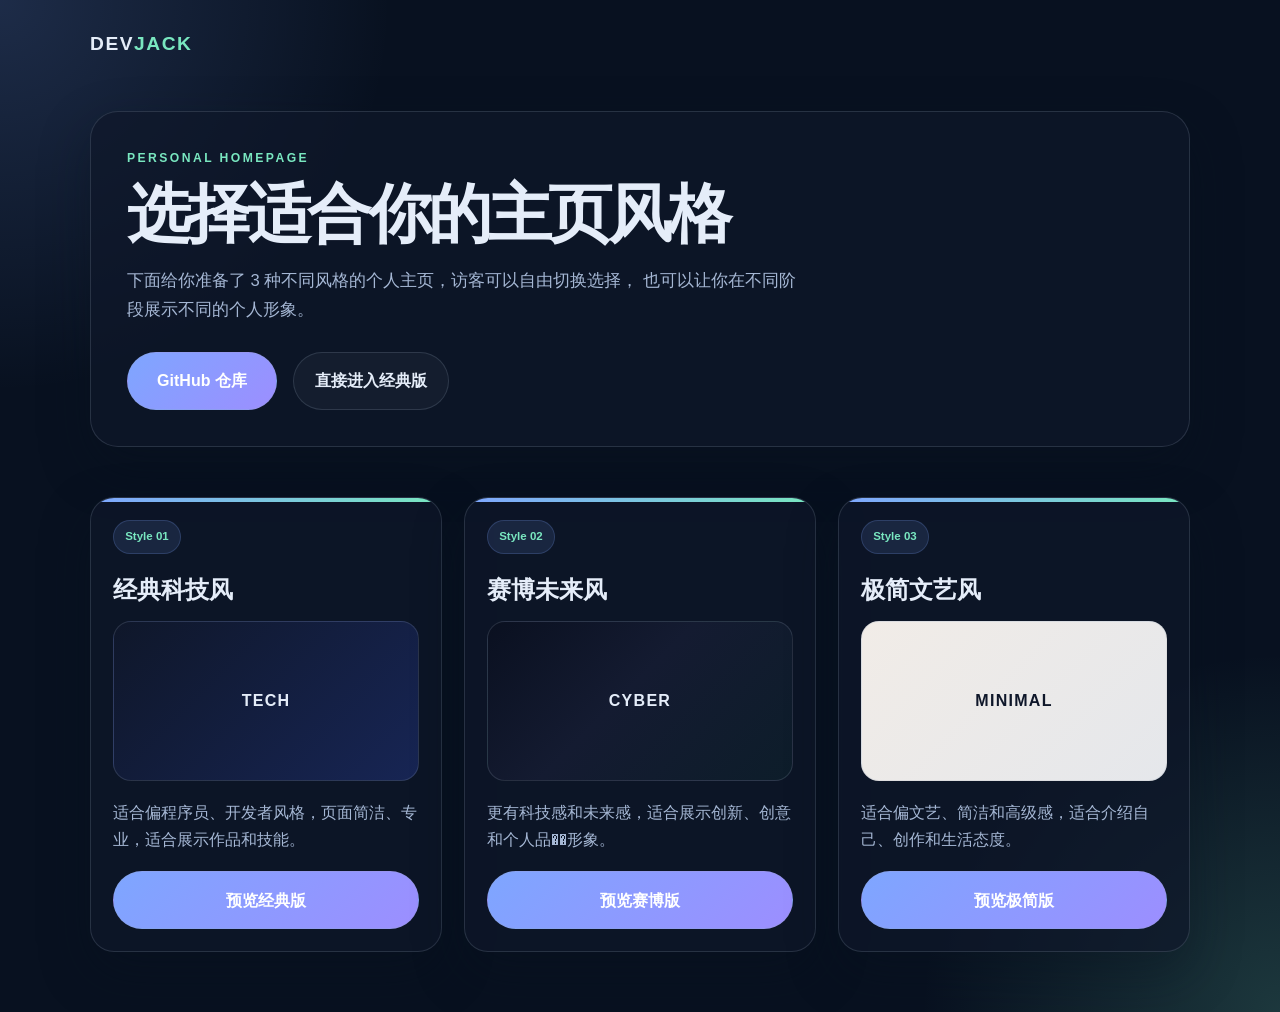
<file: index.html>
<!DOCTYPE html>
<html lang="zh-CN">
  <head>
    <meta charset="UTF-8" />
    <meta name="viewport" content="width=device-width, initial-scale=1.0" />
    <title>Devjack-12345 · 主页风格选择</title>
    <style>
      :root {
        --bg: #081120;
        --panel: rgba(17, 24, 39, 0.8);
        --panel-soft: rgba(15, 23, 42, 0.72);
        --text: #e5edf9;
        --muted: #a5b7d4;
        --primary: #7ea6ff;
        --primary-2: #79e7c0;
        --border: rgba(148, 163, 184, 0.2);
        --shadow: 0 20px 50px rgba(7, 17, 31, 0.4);
      }

      * { box-sizing: border-box; }
      body {
        margin: 0;
        font-family: "Segoe UI", Arial, sans-serif;
        background:
          radial-gradient(circle at top left, rgba(126, 166, 255, 0.18), transparent 24%),
          radial-gradient(circle at bottom right, rgba(121, 231, 192, 0.18), transparent 22%),
          var(--bg);
        color: var(--text);
        line-height: 1.7;
      }
      a { color: inherit; text-decoration: none; }
      .container {
        width: min(1100px, calc(100% - 32px));
        margin: 0 auto;
      }
      .header {
        padding: 28px 0 10px;
      }
      .brand {
        font-size: 1.2rem;
        font-weight: 800;
        letter-spacing: 0.08em;
      }
      .brand span { color: var(--primary-2); }
      .hero {
        padding: 40px 0 30px;
      }
      .hero-box {
        background: rgba(15,23,42,0.7);
        border: 1px solid var(--border);
        border-radius: 28px;
        padding: 36px;
        box-shadow: var(--shadow);
      }
      .eyebrow {
        margin: 0 0 12px;
        font-size: 0.76rem;
        color: var(--primary-2);
        letter-spacing: 0.2em;
        text-transform: uppercase;
        font-weight: 700;
      }
      h1 {
        margin: 0;
        font-size: clamp(2.4rem, 5vw, 4.2rem);
        line-height: 1.08;
        letter-spacing: -0.06em;
      }
      .subtitle {
        margin-top: 18px;
        max-width: 680px;
        color: var(--muted);
        font-size: 1.04rem;
      }
      .buttons {
        margin-top: 28px;
        display: flex;
        flex-wrap: wrap;
        gap: 16px;
      }
      .btn {
        display: inline-flex;
        align-items: center;
        justify-content: center;
        min-width: 150px;
        padding: 0.9rem 1.3rem;
        border-radius: 999px;
        font-weight: 700;
        border: 1px solid var(--border);
        transition: transform 0.2s ease;
      }
      .btn:hover { transform: translateY(-2px); }
      .btn-primary {
        background: linear-gradient(135deg, var(--primary), #9c8eff);
        color: white;
      }
      .btn-secondary {
        background: rgba(148, 163, 184, 0.06);
        color: var(--text);
      }
      .options {
        padding: 20px 0 60px;
      }
      .grid {
        display: grid;
        grid-template-columns: repeat(3, minmax(0, 1fr));
        gap: 22px;
      }
      .card {
        position: relative;
        padding: 22px;
        border: 1px solid var(--border);
        border-radius: 24px;
        background: rgba(15, 23, 42, 0.7);
        box-shadow: var(--shadow);
        overflow: hidden;
      }
      .card::before {
        content: "";
        position: absolute;
        inset: 0 auto auto 0;
        width: 100%;
        height: 4px;
        background: linear-gradient(90deg, var(--primary), var(--primary-2));
      }
      .tag {
        display: inline-block;
        padding: 0.4rem 0.7rem;
        border-radius: 999px;
        background: rgba(126, 166, 255, 0.12);
        border: 1px solid rgba(126, 166, 255, 0.2);
        color: var(--primary-2);
        font-size: 0.72rem;
        font-weight: 700;
      }
      .card h3 {
        margin: 16px 0 10px;
        font-size: 1.5rem;
      }
      .card p {
        margin: 0 0 18px;
        color: var(--muted);
      }
      .mini-preview {
        height: 160px;
        border-radius: 18px;
        border: 1px solid var(--border);
        margin-bottom: 18px;
        display: grid;
        place-items: center;
        font-weight: 700;
        letter-spacing: 0.08em;
      }
      .preview-1 { background: linear-gradient(135deg, #0f172a, #172554); }
      .preview-2 { background: linear-gradient(135deg, #0a1020, #141b31 45%, #0d1d2a); }
      .preview-3 { background: linear-gradient(135deg, #f1ece7, #e5e7eb); color: #0f172a; }
      .card .btn {
        width: 100%;
      }
      @media (max-width: 860px) {
        .grid { grid-template-columns: 1fr; }
      }
    </style>
  </head>
  <body>
    <header class="header">
      <div class="container">
        <div class="brand">DEV<span>JACK</span></div>
      </div>
    </header>

    <main class="container hero">
      <div class="hero-box">
        <p class="eyebrow">personal homepage</p>
        <h1>选择适合你的主页风格</h1>
        <p class="subtitle">
          下面给你准备了 3 种不同风格的个人主页，访客可以自由切换选择，
          也可以让你在不同阶段展示不同的个人形象。
        </p>
        <div class="buttons">
          <a class="btn btn-primary" href="https://github.com/Devjack-12345/My-first-Repository" target="_blank" rel="noreferrer">GitHub 仓库</a>
          <a class="btn btn-secondary" href="theme-classic.html">直接进入经典版</a>
        </div>
      </div>
    </main>

    <section class="options container">
      <div class="grid">
        <article class="card">
          <span class="tag">Style 01</span>
          <h3>经典科技风</h3>
          <div class="mini-preview preview-1">TECH</div>
          <p>适合偏程序员、开发者风格，页面简洁、专业，适合展示作品和技能。</p>
          <a class="btn btn-primary" href="theme-classic.html">预览经典版</a>
        </article>

        <article class="card">
          <span class="tag">Style 02</span>
          <h3>赛博未来风</h3>
          <div class="mini-preview preview-2">CYBER</div>
          <p>更有科技感和未来感，适合展示创新、创意和个人品��形象。</p>
          <a class="btn btn-primary" href="theme-cyber.html">预览赛博版</a>
        </article>

        <article class="card">
          <span class="tag">Style 03</span>
          <h3>极简文艺风</h3>
          <div class="mini-preview preview-3">MINIMAL</div>
          <p>适合偏文艺、简洁和高级感，适合介绍自己、创作和生活态度。</p>
          <a class="btn btn-primary" href="theme-minimal.html">预览极简版</a>
        </article>
      </div>
    </section>
  </body>
</html>
</file>
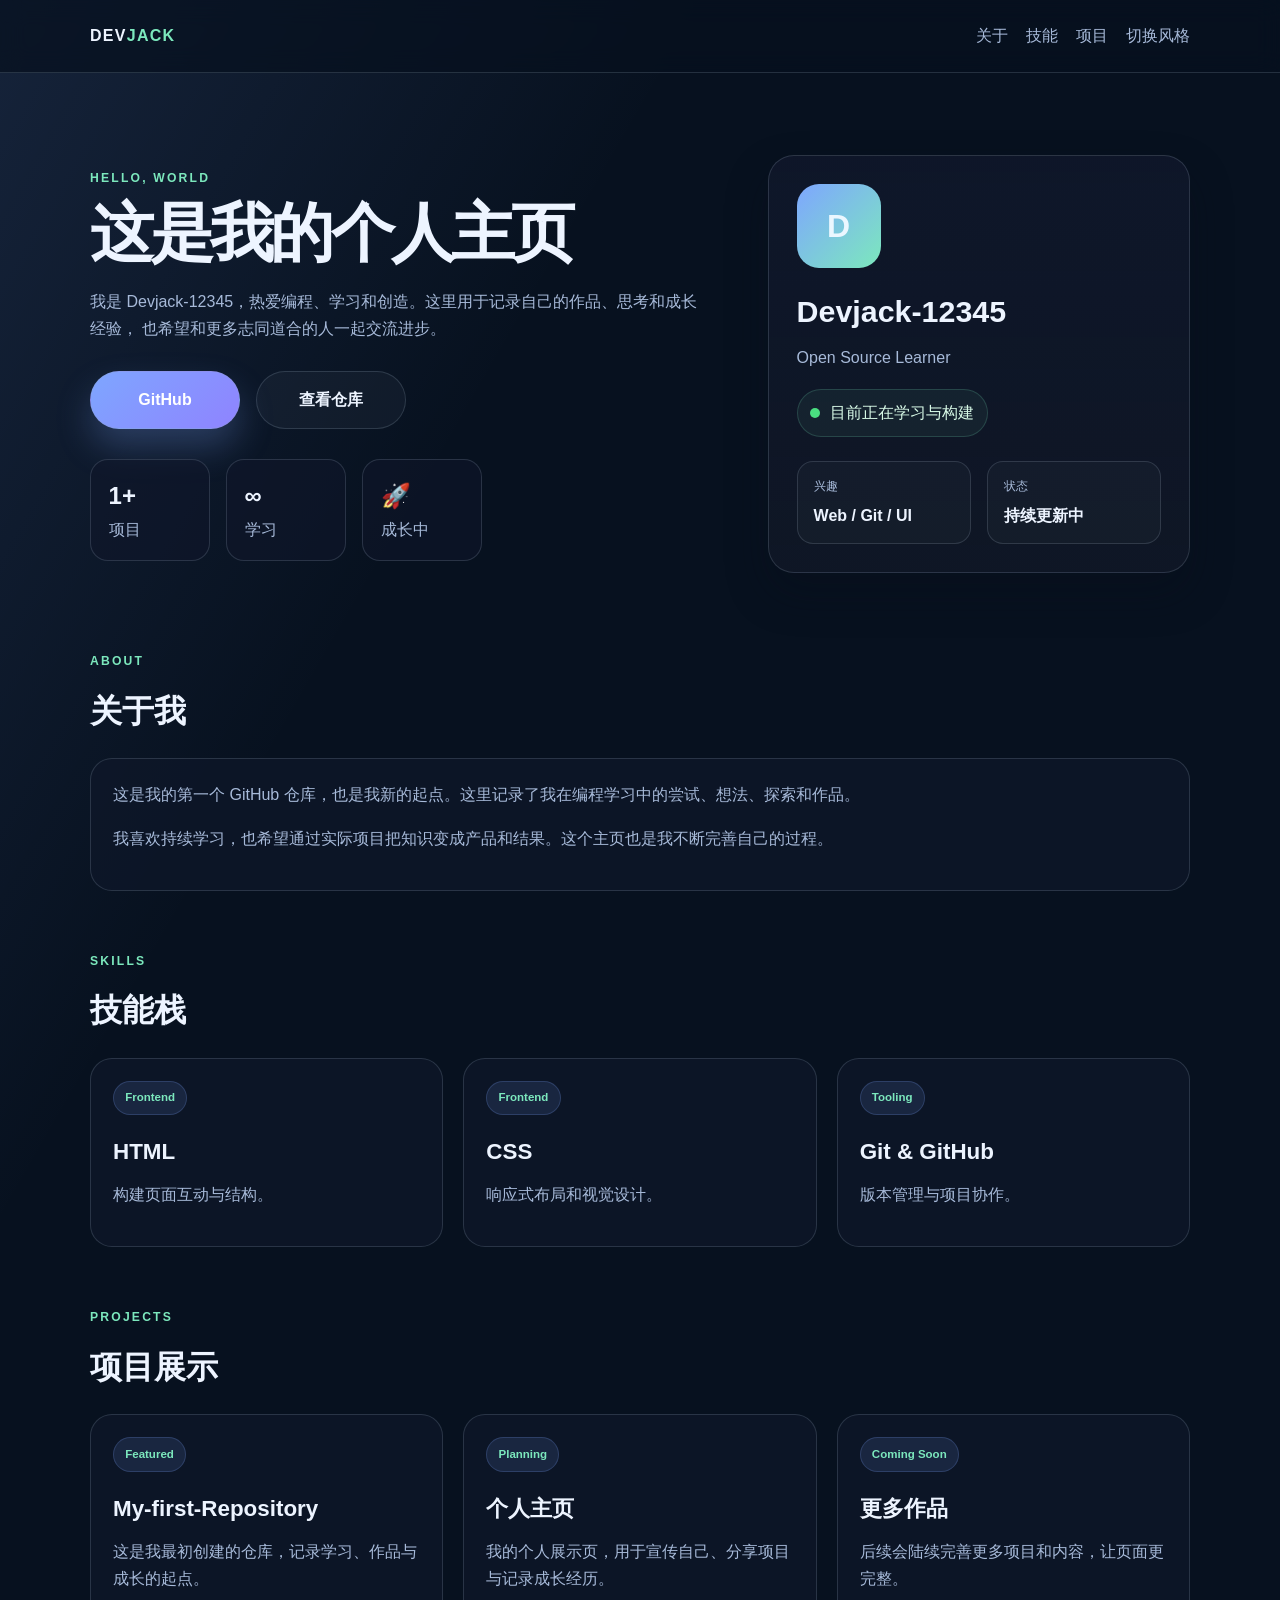
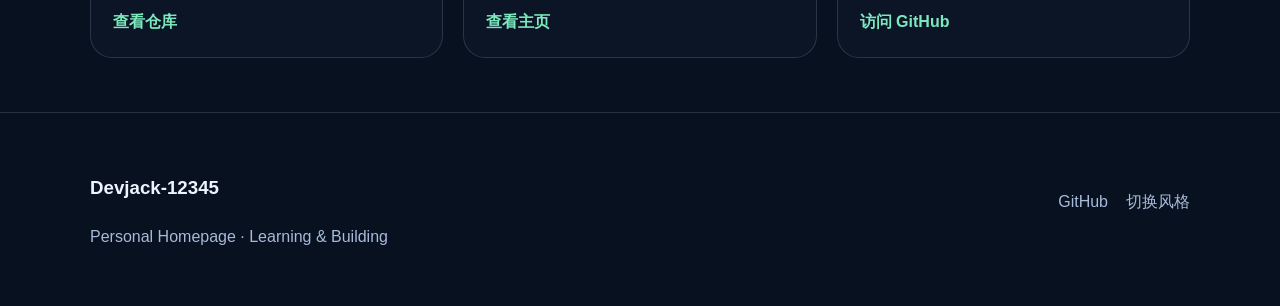
<file: theme-classic.html>
<!DOCTYPE html>
<html lang="zh-CN">
  <head>
    <meta charset="UTF-8" />
    <meta name="viewport" content="width=device-width, initial-scale=1.0" />
    <title>Devjack-12345 | Classic Home</title>
    <style>
      :root {
        --bg: #07111f;
        --bg-soft: #0d1a2d;
        --card: rgba(15, 23, 42, 0.8);
        --card-strong: rgba(16, 24, 40, 0.95);
        --text: #edf4ff;
        --muted: #a7bad9;
        --primary: #7ea6ff;
        --primary-2: #7ce8bd;
        --accent: #ffb980;
        --border: rgba(148, 163, 184, 0.22);
      }
      * { box-sizing: border-box; }
      body {
        margin: 0;
        font-family: "Segoe UI", Arial, sans-serif;
        background: linear-gradient(120deg, rgba(126, 166, 255, 0.12), transparent 30%), var(--bg);
        color: var(--text);
        line-height: 1.7;
      }
      a { color: inherit; text-decoration: none; }
      .container { width: min(1100px, calc(100% - 32px)); margin: 0 auto; }
      .topbar {
        position: sticky; top: 0; z-index: 20;
        backdrop-filter: blur(12px);
        background: rgba(7, 17, 31, 0.7);
        border-bottom: 1px solid var(--border);
      }
      .nav {
        display: flex; align-items: center; justify-content: space-between;
        min-height: 72px;
      }
      .brand { font-weight: 800; letter-spacing: 0.08em; }
      .brand span { color: var(--primary-2); }
      .links { display: flex; gap: 22px; color: var(--muted); }
      .hero {
        padding: 82px 0 42px;
        display: grid;
        grid-template-columns: 1.2fr 0.8fr;
        align-items: center;
        gap: 44px;
      }
      .eyebrow {
        margin: 0 0 12px;
        color: var(--primary-2);
        font-size: 0.76rem;
        letter-spacing: 0.18em;
        text-transform: uppercase;
        font-weight: 700;
      }
      h1 {
        margin: 0;
        font-size: clamp(2.5rem, 5vw, 4.6rem);
        line-height: 1.06;
        letter-spacing: -0.06em;
      }
      .subtitle { margin-top: 20px; color: var(--muted); max-width: 620px; }
      .cta { margin-top: 28px; display: flex; gap: 16px; flex-wrap: wrap; }
      .btn {
        display: inline-flex; align-items: center; justify-content: center;
        min-width: 150px; padding: 0.9rem 1.4rem; border-radius: 999px; font-weight: 700;
        border: 1px solid var(--border);
      }
      .btn-primary {
        background: linear-gradient(135deg, var(--primary), #8f83ff);
        color: white;
        box-shadow: 0 18px 35px rgba(126, 166, 255, 0.25);
      }
      .btn-secondary {
        background: rgba(148,163,184,0.06);
        color: var(--text);
      }
      .stats {
        list-style: none; padding: 0; margin: 30px 0 0; display: flex; gap: 16px; flex-wrap: wrap;
      }
      .stats li {
        min-width: 120px; padding: 1rem 1.1rem; border-radius: 18px; border: 1px solid var(--border);
        background: rgba(15, 23, 42, 0.6);
      }
      .stats strong { display: block; font-size: 1.5rem; }
      .stats span { color: var(--muted); }
      .profile {
        background: linear-gradient(180deg, rgba(15,23,42,0.95), rgba(17,24,39,0.8));
        border: 1px solid var(--border); border-radius: 26px; padding: 28px;
        box-shadow: 0 20px 40px rgba(9,14,25,0.35);
      }
      .avatar {
        width: 84px; height: 84px; display: grid; place-items: center; border-radius: 22px;
        font-size: 2rem; font-weight: 800; background: linear-gradient(135deg, var(--primary), var(--primary-2));
        color: #ebf7ff;
      }
      .profile h2 { margin: 18px 0 6px; font-size: 1.9rem; }
      .role { margin: 0; color: var(--muted); }
      .status {
        margin-top: 18px; display: inline-flex; align-items: center; gap: 10px; padding: 0.6rem 0.8rem;
        background: rgba(124, 232, 189, 0.06); border: 1px solid rgba(124, 232, 189, 0.18); border-radius: 999px; color: #d9fbe8;
      }
      .dot { width: 10px; height: 10px; border-radius: 50%; background: #4ade80; }
      .info-grid { margin-top: 24px; display: grid; grid-template-columns: repeat(2, minmax(0,1fr)); gap: 16px; }
      .info-box {
        background: rgba(148,163,184,0.04); border: 1px solid var(--border); border-radius: 16px; padding: 14px 16px;
      }
      .info-box label { display: block; font-size: 0.73rem; color: var(--muted); margin-bottom: 6px; }
      .info-box p { margin: 0; font-weight: 700; }
      section { padding: 36px 0 24px; }
      .section-title { margin-bottom: 20px; }
      .section-title h3 { margin: 0; font-size: 2rem; }
      .grid { display: grid; grid-template-columns: repeat(3, minmax(0,1fr)); gap: 20px; }
      .card {
        background: rgba(15,23,42,0.7); border: 1px solid var(--border); border-radius: 22px; padding: 22px;
      }
      .tag { display: inline-block; padding: 0.4rem 0.7rem; border-radius: 999px; background: rgba(126,166,255,0.12); border: 1px solid rgba(126,166,255,0.2); color: var(--primary-2); font-size: 0.72rem; font-weight: 700; }
      .card h4 { margin: 18px 0 10px; font-size: 1.4rem; }
      .card p { margin: 0 0 16px; color: var(--muted); }
      .card a { color: var(--primary-2); font-weight: 700; }
      footer {
        padding: 40px 0 56px; border-top: 1px solid var(--border); margin-top: 30px;
      }
      .footer-inner { display: flex; justify-content: space-between; align-items: center; gap: 20px; }
      .footer-inner p { margin: 0; color: var(--muted); }
      .links { display: flex; gap: 18px; color: var(--muted); }
      @media (max-width: 860px) {
        .hero { grid-template-columns: 1fr; }
        .grid { grid-template-columns: 1fr; }
        .nav { flex-direction: column; justify-content: center; padding: 14px 0; }
        .links { flex-wrap: wrap; justify-content: center; }
      }
    </style>
  </head>
  <body>
    <header class="topbar">
      <div class="container nav">
        <div class="brand">DEV<span>JACK</span></div>
        <nav class="links">
          <a href="#about">关于</a>
          <a href="#skills">技能</a>
          <a href="#projects">项目</a>
          <a href="index.html">切换风格</a>
        </nav>
      </div>
    </header>

    <main class="container hero">
      <div>
        <p class="eyebrow">hello, world</p>
        <h1>这是我的个人主页</h1>
        <p class="subtitle">
          我是 Devjack-12345，热爱编程、学习和创造。这里用于记录自己的作品、思考和成长经验，
          也希望和更多志同道合的人一起交流进步。
        </p>
        <div class="cta">
          <a class="btn btn-primary" href="https://github.com/Devjack-12345" target="_blank" rel="noreferrer">GitHub</a>
          <a class="btn btn-secondary" href="https://github.com/Devjack-12345/My-first-Repository" target="_blank" rel="noreferrer">查看仓库</a>
        </div>
        <ul class="stats">
          <li><strong>1+</strong><span>项目</span></li>
          <li><strong>∞</strong><span>学习</span></li>
          <li><strong>🚀</strong><span>成长中</span></li>
        </ul>
      </div>

      <aside class="profile">
        <div class="avatar">D</div>
        <h2>Devjack-12345</h2>
        <p class="role">Open Source Learner</p>
        <div class="status"><span class="dot"></span> 目前正在学习与构建</div>
        <div class="info-grid">
          <div class="info-box">
            <label>兴趣</label>
            <p>Web / Git / UI</p>
          </div>
          <div class="info-box">
            <label>状态</label>
            <p>持续更新中</p>
          </div>
        </div>
      </aside>
    </main>

    <section id="about" class="container">
      <div class="section-title">
        <p class="eyebrow">About</p>
        <h3>关于我</h3>
      </div>
      <div class="card">
        <p>这是我的第一个 GitHub 仓库，也是我新的起点。这里记录了我在编程学习中的尝试、想法、探索和作品。</p>
        <p>我喜欢持续学习，也希望通过实际项目把知识变成产品和结果。这个主页也是我不断完善自己的过程。</p>
      </div>
    </section>

    <section id="skills" class="container">
      <div class="section-title">
        <p class="eyebrow">Skills</p>
        <h3>技能栈</h3>
      </div>
      <div class="grid">
        <div class="card"><span class="tag">Frontend</span><h4>HTML</h4><p>构建页面互动与结构。</p></div>
        <div class="card"><span class="tag">Frontend</span><h4>CSS</h4><p>响应式布局和视觉设计。</p></div>
        <div class="card"><span class="tag">Tooling</span><h4>Git & GitHub</h4><p>版本管理与项目协作。</p></div>
      </div>
    </section>

    <section id="projects" class="container">
      <div class="section-title">
        <p class="eyebrow">Projects</p>
        <h3>项目展示</h3>
      </div>
      <div class="grid">
        <article class="card">
          <span class="tag">Featured</span>
          <h4>My-first-Repository</h4>
          <p>这是我最初创建的仓库，记录学习、作品与成长的起点。</p>
          <a href="https://github.com/Devjack-12345/My-first-Repository" target="_blank" rel="noreferrer">查看仓库</a>
        </article>
        <article class="card">
          <span class="tag">Planning</span>
          <h4>个人主页</h4>
          <p>我的个人展示页，用于宣传自己、分享项目与记录成长经历。</p>
          <a href="index.html">查看主页</a>
        </article>
        <article class="card">
          <span class="tag">Coming Soon</span>
          <h4>更多作品</h4>
          <p>后续会陆续完善更多项目和内容，让页面更完整。</p>
          <a href="https://github.com/Devjack-12345" target="_blank" rel="noreferrer">访问 GitHub</a>
        </article>
      </div>
    </section>

    <footer>
      <div class="container footer-inner">
        <div>
          <h3>Devjack-12345</h3>
          <p>Personal Homepage · Learning & Building</p>
        </div>
        <div class="links">
          <a href="https://github.com/Devjack-12345" target="_blank" rel="noreferrer">GitHub</a>
          <a href="index.html">切换风格</a>
        </div>
      </div>
    </footer>
  </body>
</html>
</file>
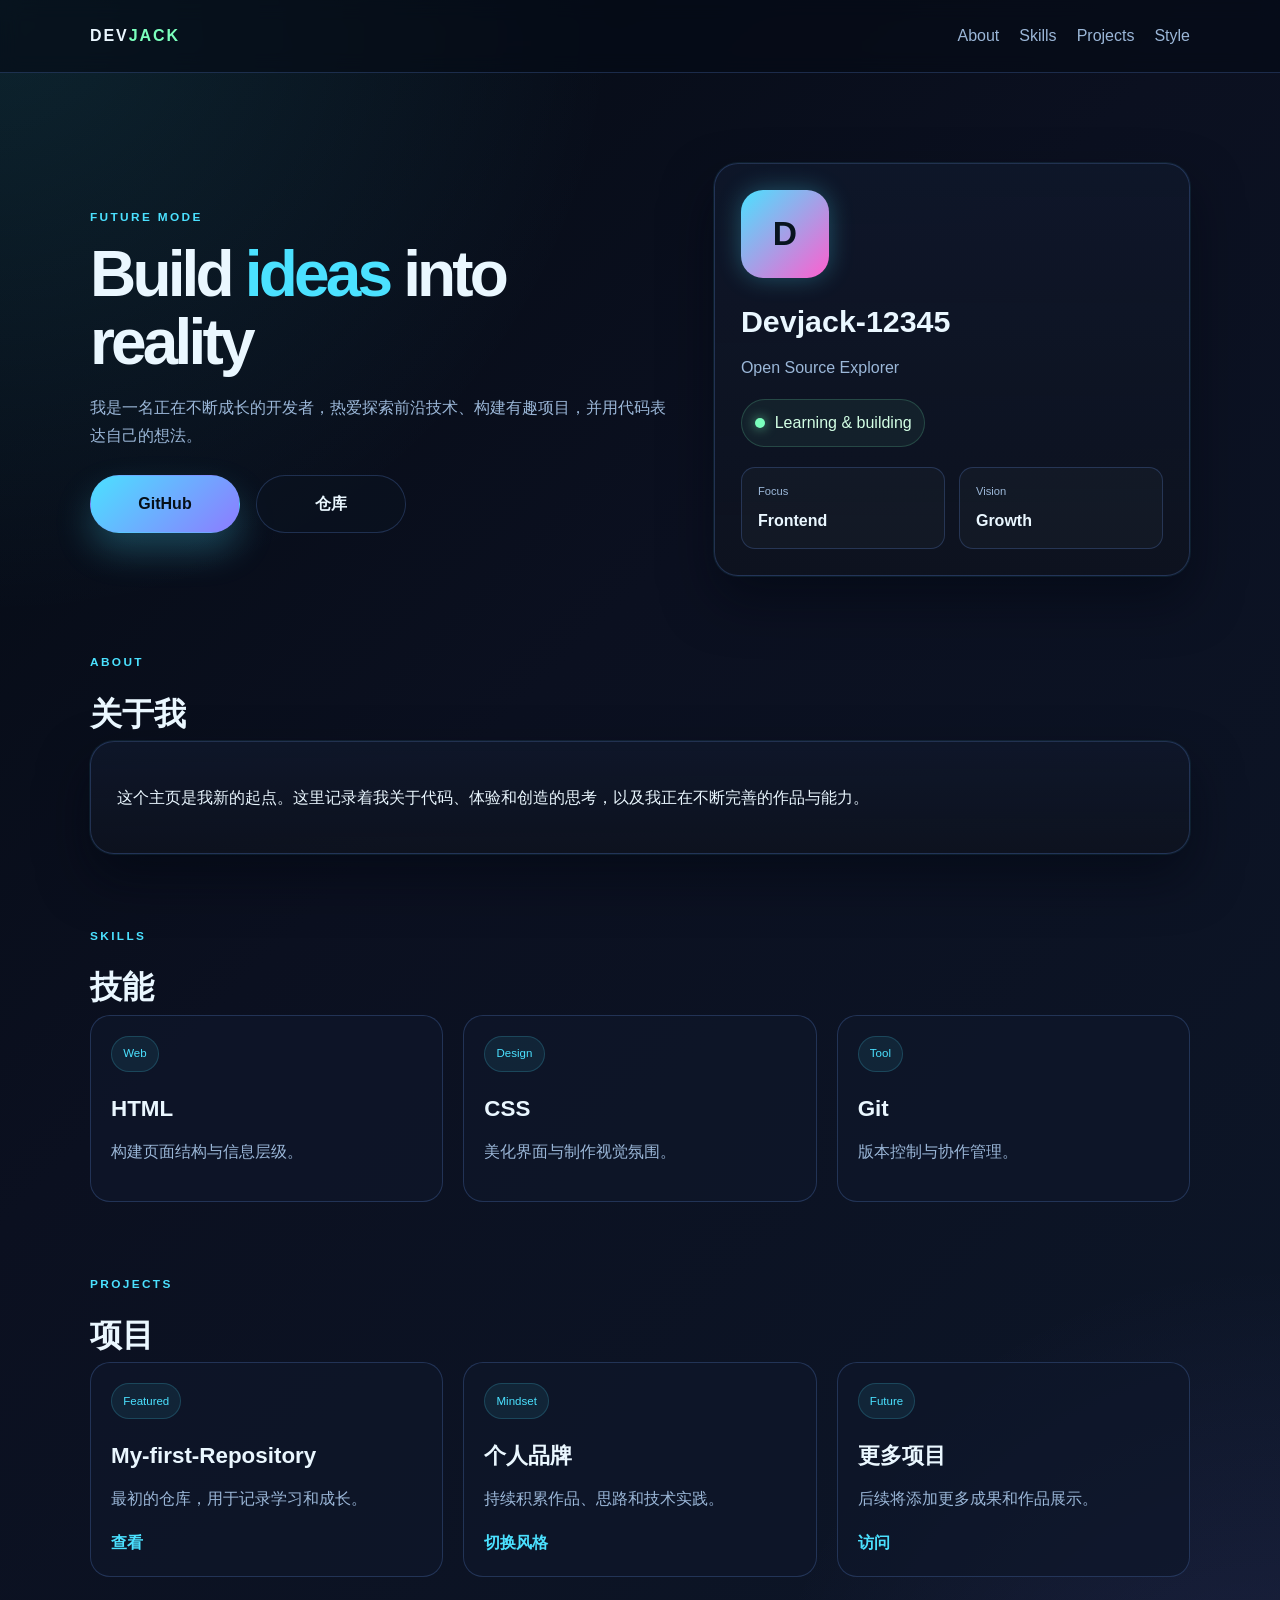
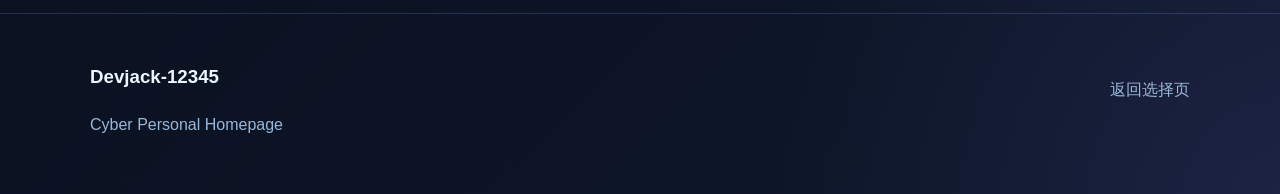
<file: theme-cyber.html>
<!DOCTYPE html>
<html lang="zh-CN">
  <head>
    <meta charset="UTF-8" />
    <meta name="viewport" content="width=device-width, initial-scale=1.0" />
    <title>Devjack-12345 | Cyber Home</title>
    <style>
      :root {
        --bg: #060b16;
        --bg-2: #0d1324;
        --panel: rgba(10, 18, 32, 0.9);
        --panel-2: rgba(17, 24, 39, 0.85);
        --text: #eaf7ff;
        --muted: #9bb7d8;
        --cyan: #4be1ff;
        --purple: #8d7bff;
        --pink: #ff5ecf;
        --green: #7bffbd;
        --border: rgba(110, 160, 255, 0.22);
      }
      * { box-sizing: border-box; }
      body {
        margin: 0;
        font-family: "Segoe UI", Arial, sans-serif;
        background:
          radial-gradient(circle at top left, rgba(75, 225, 255, 0.12), transparent 28%),
          radial-gradient(circle at bottom right, rgba(141, 123, 255, 0.12), transparent 24%),
          linear-gradient(135deg, #040a12, #0b1020 40%, #0d1729);
        color: var(--text);
        line-height: 1.7;
      }
      a { color: inherit; text-decoration: none; }
      .container { width: min(1100px, calc(100% - 32px)); margin: 0 auto; }
      .topbar {
        position: sticky; top: 0; z-index: 10; backdrop-filter: blur(10px);
        background: rgba(6,11,22,0.65); border-bottom: 1px solid var(--border);
      }
      .nav { min-height: 72px; display: flex; align-items: center; justify-content: space-between; }
      .brand { font-weight: 800; letter-spacing: 0.12em; }
      .brand span { color: var(--green); }
      .links { display: flex; gap: 20px; color: var(--muted); }
      .hero {
        padding: 90px 0 40px; display: grid; grid-template-columns: 1.1fr 0.9fr; gap: 42px; align-items: center;
      }
      .eyebrow {
        margin: 0 0 14px; color: var(--cyan); letter-spacing: 0.2em; text-transform: uppercase; font-size: 0.74rem; font-weight: 700;
      }
      h1 {
        margin: 0; font-size: clamp(2.5rem, 5vw, 4.5rem); letter-spacing: -0.06em; line-height: 1.06;
      }
      .highlight { color: var(--cyan); }
      .subtitle { margin-top: 18px; color: var(--muted); max-width: 620px; }
      .cta { margin-top: 26px; display: flex; flex-wrap: wrap; gap: 16px; }
      .btn {
        display: inline-flex; align-items: center; justify-content: center; min-width: 150px; padding: 0.9rem 1.3rem;
        border-radius: 999px; font-weight: 700; border: 1px solid var(--border); background: rgba(10,18,32,0.8);
      }
      .btn-primary {
        background: linear-gradient(135deg, var(--cyan), var(--purple)); color: #061018;
        box-shadow: 0 18px 35px rgba(75,225,255,0.25);
      }
      .btn-secondary { color: var(--text); }
      .card {
        padding: 26px; border: 1px solid var(--border); border-radius: 24px; background: linear-gradient(180deg, rgba(15,23,42,0.92), rgba(14,19,31,0.8));
        box-shadow: 0 0 0 1px rgba(75,225,255,0.08), 0 24px 50px rgba(2,6,15,0.5);
      }
      .avatar {
        width: 88px; height: 88px; border-radius: 22px;
        display: grid; place-items: center; font-size: 2.1rem; font-weight: 800;
        background: linear-gradient(135deg, var(--cyan), var(--pink));
        color: #08141f;
        box-shadow: 0 0 25px rgba(75,225,255,0.3);
      }
      .card h2 { margin: 18px 0 6px; font-size: 1.9rem; }
      .role { margin: 0; color: var(--muted); }
      .status { margin-top: 18px; display: inline-flex; align-items: center; gap: 10px; border-radius: 999px; padding: 0.6rem 0.8rem; background: rgba(123,255,189,0.06); border: 1px solid rgba(123,255,189,0.18); color: #d3ffe5; }
      .dot { width: 10px; height: 10px; background: var(--green); border-radius: 50%; box-shadow: 0 0 12px rgba(123,255,189,0.7); }
      .info-grid { margin-top: 20px; display: grid; grid-template-columns: repeat(2, minmax(0,1fr)); gap: 14px; }
      .info-box {
        background: rgba(148,163,184,0.04); border: 1px solid var(--border); border-radius: 14px; padding: 14px 16px;
      }
      .info-box label { display: block; font-size: 0.7rem; color: var(--muted); margin-bottom: 6px; }
      .info-box p { margin: 0; font-weight: 700; }
      section { padding: 36px 0; }
      .section-title h3 { margin: 0; font-size: 2rem; }
      .grid { display: grid; grid-template-columns: repeat(3, minmax(0,1fr)); gap: 20px; }
      .item { border-radius: 20px; padding: 20px; background: rgba(15,23,42,0.72); border: 1px solid var(--border); }
      .tag { display: inline-block; padding: 0.45rem 0.7rem; font-size: 0.72rem; border-radius: 999px; background: rgba(75,225,255,0.08); border: 1px solid rgba(75,225,255,0.18); color: var(--cyan); }
      .item h4 { margin: 18px 0 10px; font-size: 1.4rem; }
      .item p { margin: 0 0 16px; color: var(--muted); }
      .item a { color: var(--cyan); font-weight: 700; }
      footer { padding: 28px 0 56px; border-top: 1px solid var(--border); }
      .footer-inner { display: flex; justify-content: space-between; align-items: center; gap: 16px; }
      .footer-inner p { margin: 0; color: var(--muted); }
      @media (max-width: 860px) {
        .hero { grid-template-columns: 1fr; }
        .grid { grid-template-columns: 1fr; }
        .nav { flex-direction: column; justify-content: center; padding: 14px 0; }
        .links { flex-wrap: wrap; justify-content: center; }
      }
    </style>
  </head>
  <body>
    <header class="topbar">
      <div class="container nav">
        <div class="brand">DEV<span>JACK</span></div>
        <nav class="links">
          <a href="#about">About</a>
          <a href="#skills">Skills</a>
          <a href="#projects">Projects</a>
          <a href="index.html">Style</a>
        </nav>
      </div>
    </header>

    <main class="container hero">
      <div>
        <p class="eyebrow">future mode</p>
        <h1>Build <span class="highlight">ideas</span> into reality</h1>
        <p class="subtitle">
          我是一名正在不断成长的开发者，热爱探索前沿技术、构建有趣项目，并用代码表达自己的想法。
        </p>
        <div class="cta">
          <a class="btn btn-primary" href="https://github.com/Devjack-12345" target="_blank" rel="noreferrer">GitHub</a>
          <a class="btn btn-secondary" href="https://github.com/Devjack-12345/My-first-Repository" target="_blank" rel="noreferrer">仓库</a>
        </div>
      </div>

      <aside class="card">
        <div class="avatar">D</div>
        <h2>Devjack-12345</h2>
        <p class="role">Open Source Explorer</p>
        <div class="status"><span class="dot"></span> Learning & building</div>
        <div class="info-grid">
          <div class="info-box">
            <label>Focus</label>
            <p>Frontend</p>
          </div>
          <div class="info-box">
            <label>Vision</label>
            <p>Growth</p>
          </div>
        </div>
      </aside>
    </main>

    <section id="about" class="container">
      <div class="section-title">
        <p class="eyebrow">About</p>
        <h3>关于我</h3>
      </div>
      <div class="card">
        <p>这个主页是我新的起点。这里记录着我关于代码、体验和创造的思考，以及我正在不断完善的作品与能力。</p>
      </div>
    </section>

    <section id="skills" class="container">
      <div class="section-title">
        <p class="eyebrow">Skills</p>
        <h3>技能</h3>
      </div>
      <div class="grid">
        <div class="item"><span class="tag">Web</span><h4>HTML</h4><p>构建页面结构与信息层级。</p></div>
        <div class="item"><span class="tag">Design</span><h4>CSS</h4><p>美化界面与制作视觉氛围。</p></div>
        <div class="item"><span class="tag">Tool</span><h4>Git</h4><p>版本控制与协作管理。</p></div>
      </div>
    </section>

    <section id="projects" class="container">
      <div class="section-title">
        <p class="eyebrow">Projects</p>
        <h3>项目</h3>
      </div>
      <div class="grid">
        <article class="item"><span class="tag">Featured</span><h4>My-first-Repository</h4><p>最初的仓库，用于记录学习和成长。</p><a href="https://github.com/Devjack-12345/My-first-Repository" target="_blank" rel="noreferrer">查看</a></article>
        <article class="item"><span class="tag">Mindset</span><h4>个人品牌</h4><p>持续积累作品、思路和技术实践。</p><a href="index.html">切换风格</a></article>
        <article class="item"><span class="tag">Future</span><h4>更多项目</h4><p>后续将添加更多成果和作品展示。</p><a href="https://github.com/Devjack-12345" target="_blank" rel="noreferrer">访问</a></article>
      </div>
    </section>

    <footer>
      <div class="container footer-inner">
        <div>
          <h3>Devjack-12345</h3>
          <p>Cyber Personal Homepage</p>
        </div>
        <div class="links"><a href="index.html">返回选择页</a></div>
      </div>
    </footer>
  </body>
</html>
</file>
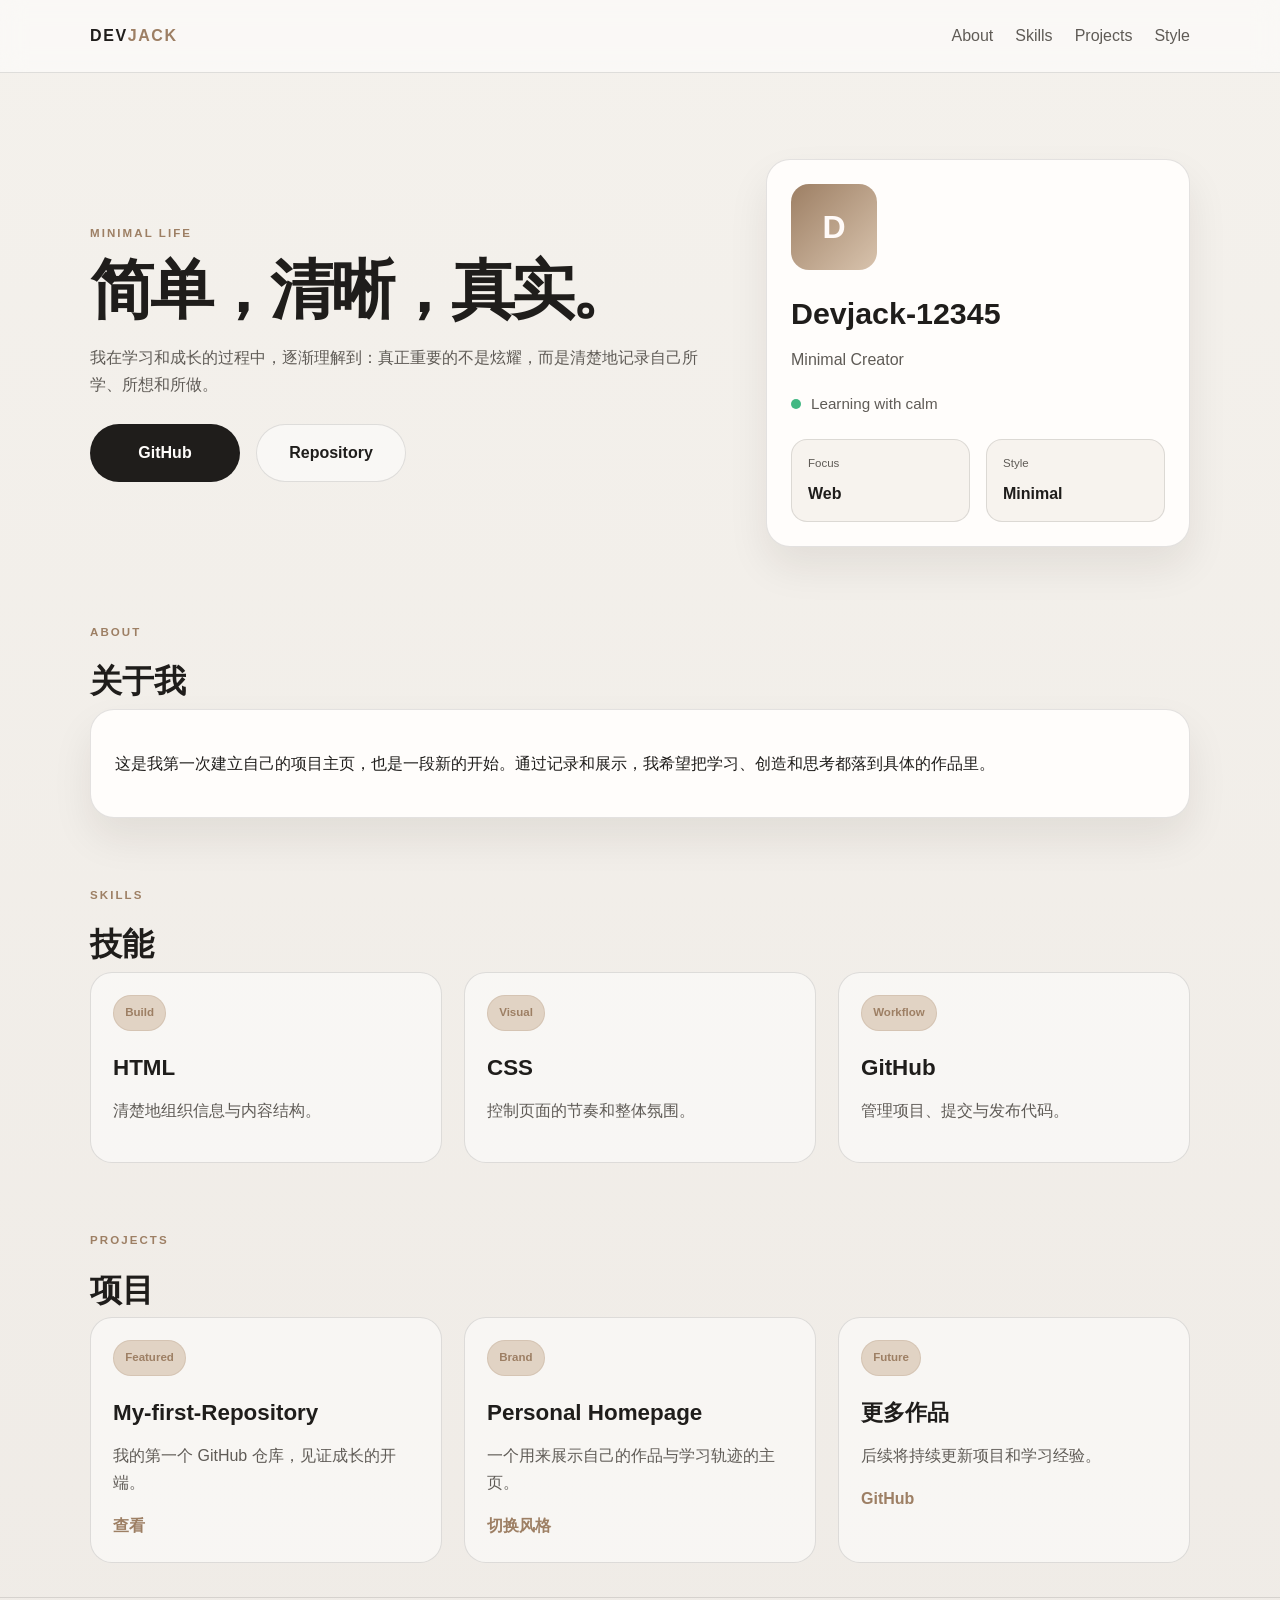
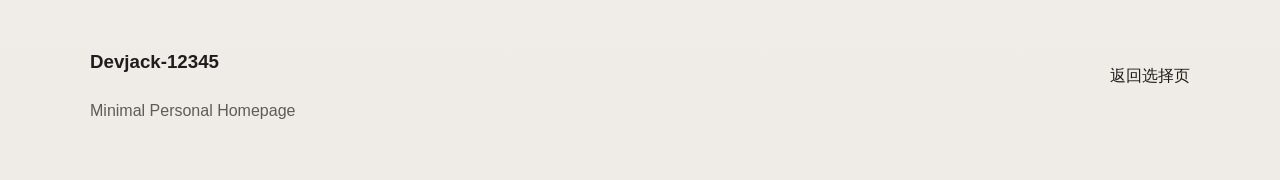
<file: theme-minimal.html>
<!DOCTYPE html>
<html lang="zh-CN">
  <head>
    <meta charset="UTF-8" />
    <meta name="viewport" content="width=device-width, initial-scale=1.0" />
    <title>Devjack-12345 | Minimal Home</title>
    <style>
      :root {
        --bg: #f4f1ec;
        --panel: #fffdfb;
        --panel-soft: #f7f3ee;
        --text: #1f1d1b;
        --muted: #5f5b56;
        --primary: #9d7f64;
        --primary-soft: #e1d3c4;
        --line: rgba(31,29,27,0.12);
        --shadow: 0 20px 40px rgba(35, 27, 18, 0.08);
      }
      * { box-sizing: border-box; }
      body {
        margin: 0;
        font-family: "Segoe UI", Arial, sans-serif;
        background: linear-gradient(180deg, var(--bg), #efebe6);
        color: var(--text);
        line-height: 1.7;
      }
      a { color: inherit; text-decoration: none; }
      .container { width: min(1100px, calc(100% - 32px)); margin: 0 auto; }
      .topbar {
        border-bottom: 1px solid var(--line);
        background: rgba(255,255,255,0.5);
        backdrop-filter: blur(12px);
      }
      .nav { min-height: 72px; display: flex; align-items: center; justify-content: space-between; }
      .brand { font-weight: 800; letter-spacing: 0.1em; }
      .brand span { color: var(--primary); }
      .links { display: flex; gap: 22px; color: var(--muted); }
      .hero {
        padding: 86px 0 42px; display: grid; grid-template-columns: 1.2fr 0.8fr; gap: 40px; align-items: center;
      }
      .eyebrow {
        margin: 0 0 12px; color: var(--primary); letter-spacing: 0.18em; text-transform: uppercase; font-size: 0.72rem; font-weight: 700;
      }
      h1 {
        margin: 0; font-size: clamp(2.5rem, 5vw, 4.3rem); letter-spacing: -0.06em; line-height: 1.1;
      }
      .subtitle { margin-top: 18px; color: var(--muted); max-width: 620px; }
      .cta { margin-top: 26px; display: flex; gap: 16px; flex-wrap: wrap; }
      .btn {
        display: inline-flex; align-items: center; justify-content: center; min-width: 150px; padding: 0.9rem 1.3rem; border-radius: 999px;
        border: 1px solid var(--line); font-weight: 700;
      }
      .btn-primary { background: var(--text); color: var(--panel); }
      .btn-secondary { background: rgba(255,255,255,0.5); }
      .card {
        background: var(--panel); border: 1px solid var(--line); border-radius: 24px; box-shadow: var(--shadow);
        padding: 24px;
      }
      .avatar {
        width: 86px; height: 86px; display: grid; place-items: center; border-radius: 18px; background: linear-gradient(135deg, var(--primary), #d8c3ad);
        color: #fffaf8; font-size: 2rem; font-weight: 800;
      }
      .card h2 { margin: 18px 0 6px; font-size: 1.9rem; }
      .role { margin: 0; color: var(--muted); }
      .status { margin-top: 18px; display: inline-flex; align-items: center; gap: 10px; font-size: 0.95rem; color: var(--muted); }
      .dot { width: 10px; height: 10px; border-radius: 50%; background: #42b883; }
      .info-grid { margin-top: 22px; display: grid; grid-template-columns: repeat(2, minmax(0,1fr)); gap: 16px; }
      .info-box {
        background: var(--panel-soft); border: 1px solid var(--line); border-radius: 16px; padding: 14px 16px;
      }
      .info-box label { display: block; font-size: 0.72rem; color: var(--muted); margin-bottom: 6px; }
      .info-box p { margin: 0; font-weight: 700; }
      section { padding: 34px 0; }
      .section-title h3 { margin: 0; font-size: 2rem; }
      .grid { display: grid; grid-template-columns: repeat(3, minmax(0,1fr)); gap: 22px; }
      .item {
        background: rgba(255,255,255,0.5); border: 1px solid var(--line); border-radius: 22px; padding: 22px;
      }
      .tag { display: inline-block; padding: 0.45rem 0.7rem; border-radius: 999px; background: var(--primary-soft); border: 1px solid rgba(157,127,100,0.18); color: var(--primary); font-size: 0.72rem; font-weight: 700; }
      .item h4 { margin: 18px 0 10px; font-size: 1.4rem; }
      .item p { margin: 0 0 16px; color: var(--muted); }
      .item a { color: var(--primary); font-weight: 700; }
      footer { padding: 30px 0 56px; border-top: 1px solid var(--line); }
      .footer-inner { display: flex; justify-content: space-between; align-items: center; gap: 18px; }
      .footer-inner p { margin: 0; color: var(--muted); }
      @media (max-width: 860px) {
        .hero { grid-template-columns: 1fr; }
        .grid { grid-template-columns: 1fr; }
        .nav { flex-direction: column; justify-content: center; padding: 14px 0; }
        .links { flex-wrap: wrap; justify-content: center; }
      }
    </style>
  </head>
  <body>
    <header class="topbar">
      <div class="container nav">
        <div class="brand">DEV<span>JACK</span></div>
        <nav class="links">
          <a href="#about">About</a>
          <a href="#skills">Skills</a>
          <a href="#projects">Projects</a>
          <a href="index.html">Style</a>
        </nav>
      </div>
    </header>

    <main class="container hero">
      <div>
        <p class="eyebrow">minimal life</p>
        <h1>简单，清晰，真实。</h1>
        <p class="subtitle">
          我在学习和成长的过程中，逐渐理解到：真正重要的不是炫耀，而是清楚地记录自己所学、所想和所做。
        </p>
        <div class="cta">
          <a class="btn btn-primary" href="https://github.com/Devjack-12345" target="_blank" rel="noreferrer">GitHub</a>
          <a class="btn btn-secondary" href="https://github.com/Devjack-12345/My-first-Repository" target="_blank" rel="noreferrer">Repository</a>
        </div>
      </div>

      <aside class="card">
        <div class="avatar">D</div>
        <h2>Devjack-12345</h2>
        <p class="role">Minimal Creator</p>
        <div class="status"><span class="dot"></span> Learning with calm</div>
        <div class="info-grid">
          <div class="info-box"><label>Focus</label><p>Web</p></div>
          <div class="info-box"><label>Style</label><p>Minimal</p></div>
        </div>
      </aside>
    </main>

    <section id="about" class="container">
      <div class="section-title">
        <p class="eyebrow">About</p>
        <h3>关于我</h3>
      </div>
      <div class="card">
        <p>这是我第一次建立自己的项目主页，也是一段新的开始。通过记录和展示，我希望把学习、创造和思考都落到具体的作品里。</p>
      </div>
    </section>

    <section id="skills" class="container">
      <div class="section-title">
        <p class="eyebrow">Skills</p>
        <h3>技能</h3>
      </div>
      <div class="grid">
        <div class="item"><span class="tag">Build</span><h4>HTML</h4><p>清楚地组织信息与内容结构。</p></div>
        <div class="item"><span class="tag">Visual</span><h4>CSS</h4><p>控制页面的节奏和整体氛围。</p></div>
        <div class="item"><span class="tag">Workflow</span><h4>GitHub</h4><p>管理项目、提交与发布代码。</p></div>
      </div>
    </section>

    <section id="projects" class="container">
      <div class="section-title">
        <p class="eyebrow">Projects</p>
        <h3>项目</h3>
      </div>
      <div class="grid">
        <article class="item"><span class="tag">Featured</span><h4>My-first-Repository</h4><p>我的第一个 GitHub 仓库，见证成长的开端。</p><a href="https://github.com/Devjack-12345/My-first-Repository" target="_blank" rel="noreferrer">查看</a></article>
        <article class="item"><span class="tag">Brand</span><h4>Personal Homepage</h4><p>一个用来展示自己的作品与学习轨迹的主页。</p><a href="index.html">切换风格</a></article>
        <article class="item"><span class="tag">Future</span><h4>更多作品</h4><p>后续将持续更新项目和学习经验。</p><a href="https://github.com/Devjack-12345" target="_blank" rel="noreferrer">GitHub</a></article>
      </div>
    </section>

    <footer>
      <div class="container footer-inner">
        <div>
          <h3>Devjack-12345</h3>
          <p>Minimal Personal Homepage</p>
        </div>
        <div><a href="index.html">返回选择页</a></div>
      </div>
    </footer>
  </body>
</html>
</file>
